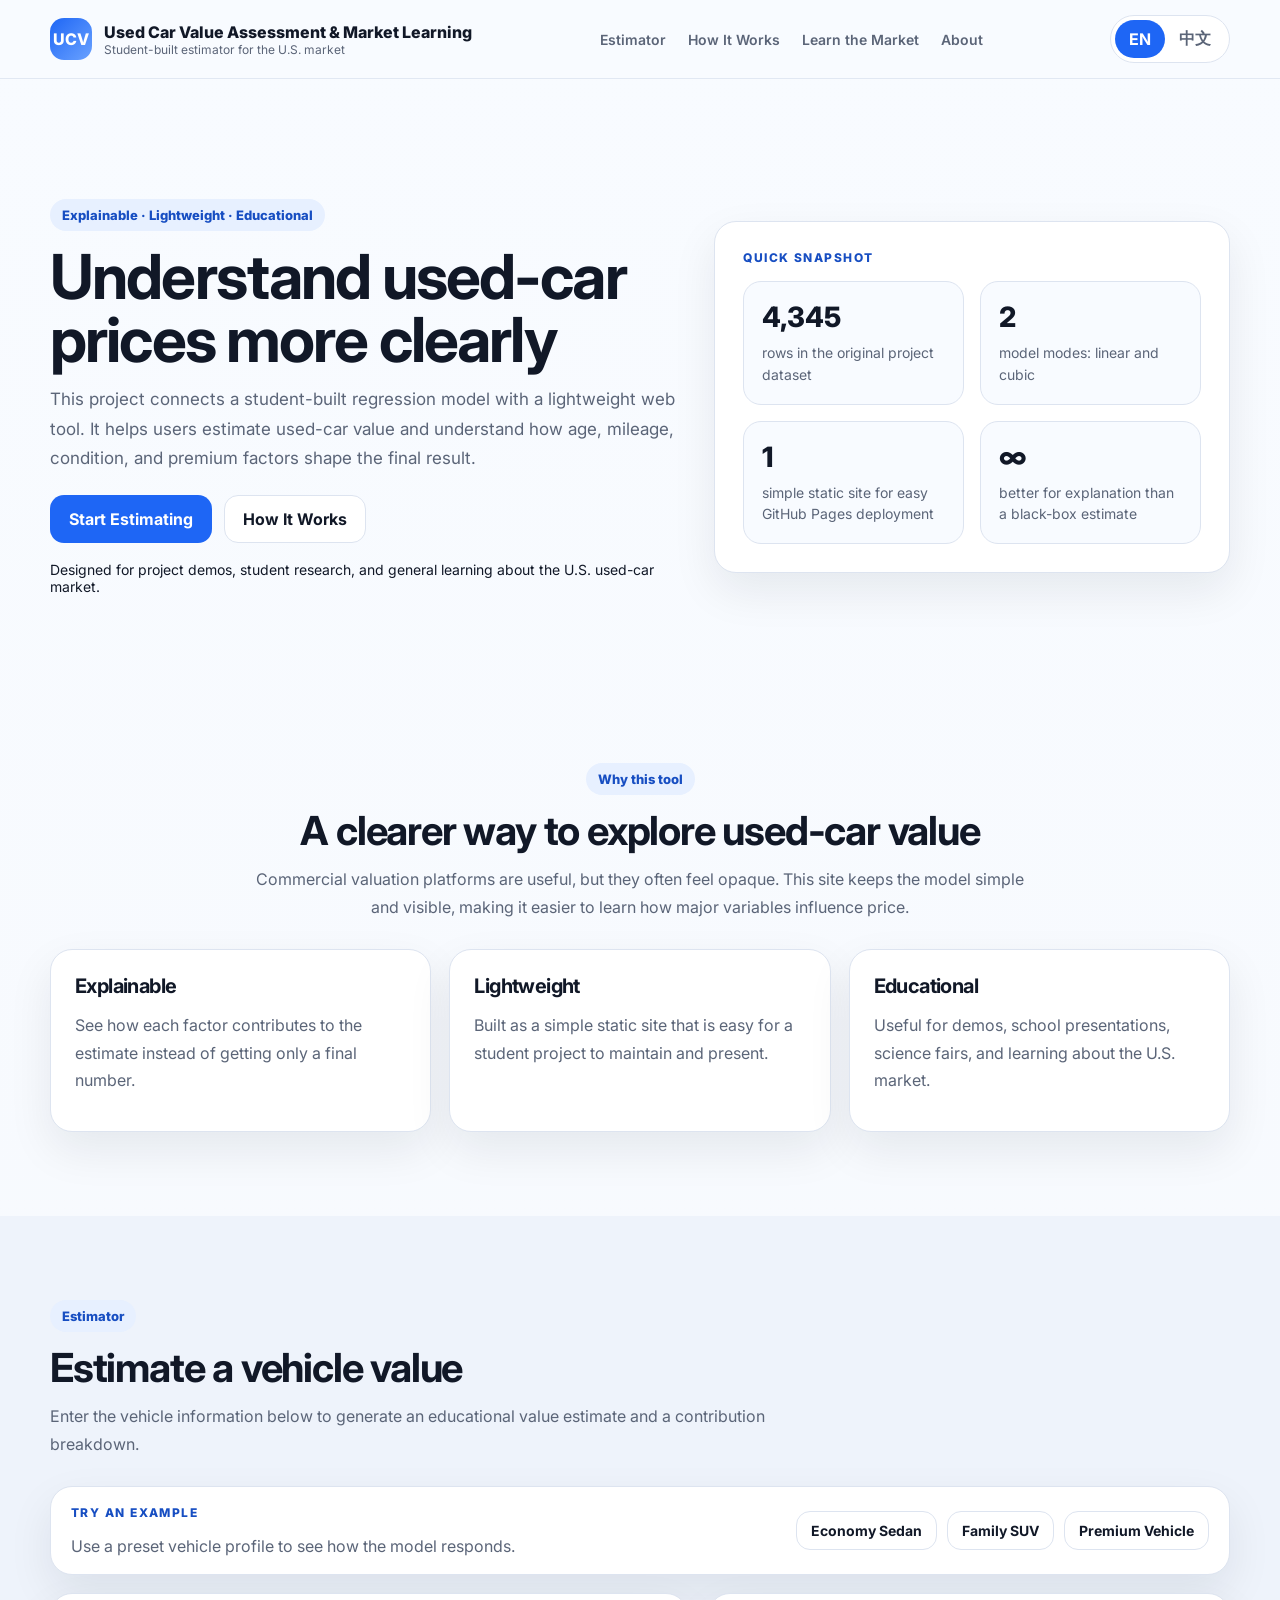
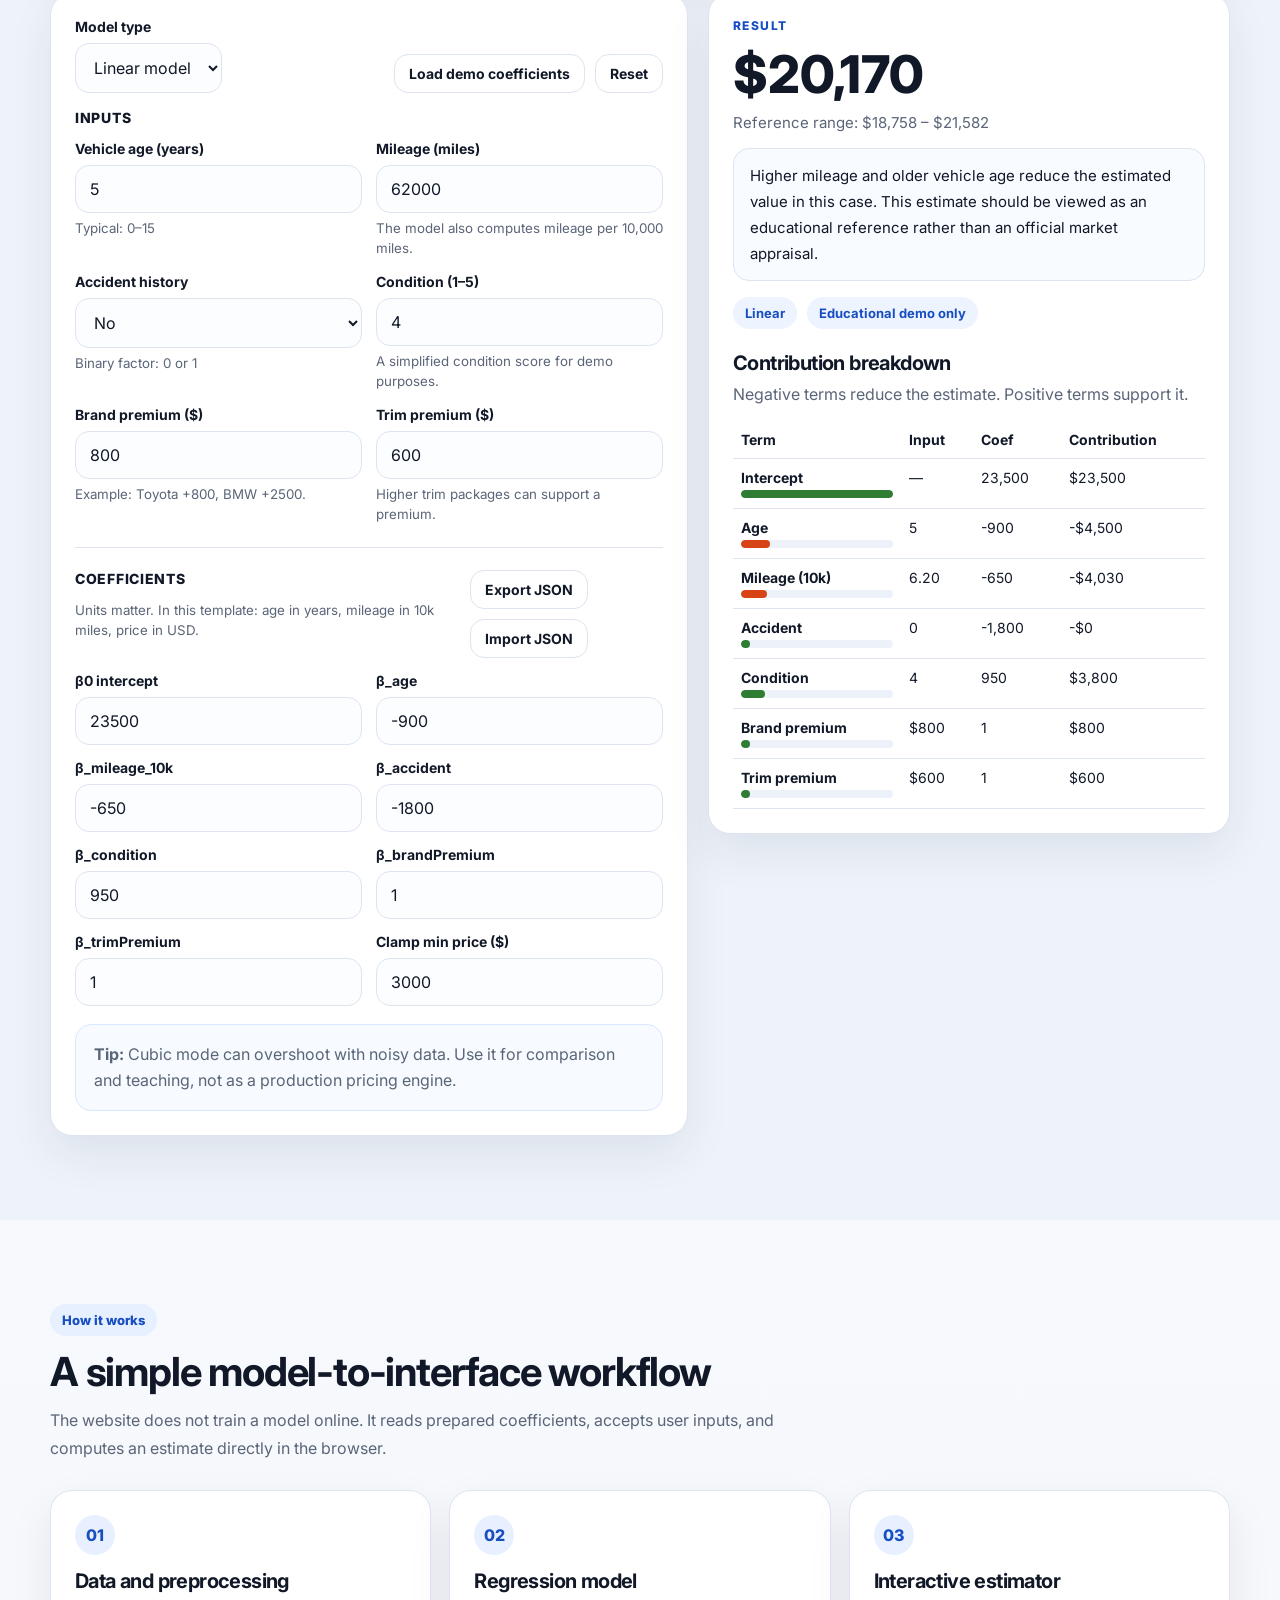
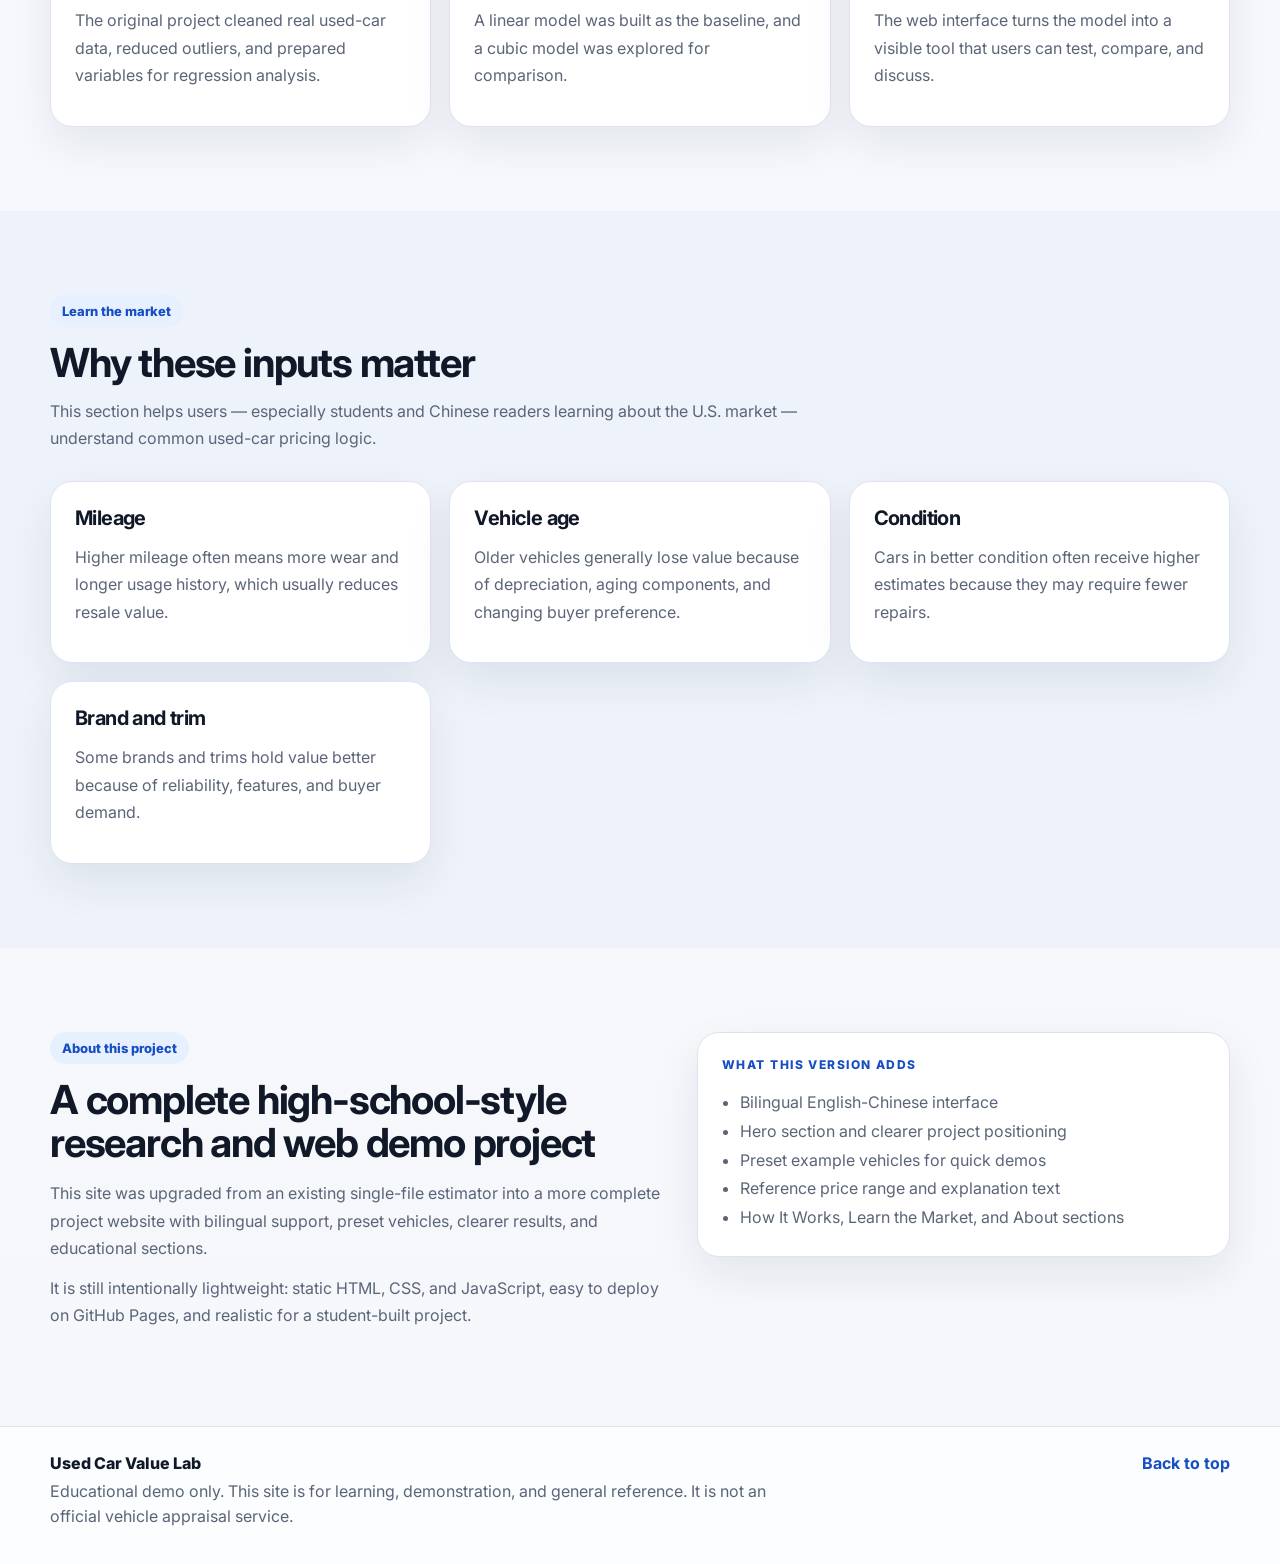
<file: index.html>
<!DOCTYPE html>
<html lang="en">
<head>
  <meta charset="UTF-8" />
  <meta name="viewport" content="width=device-width, initial-scale=1.0" />
  <title>Used Car Value Assessment &amp; Market Learning</title>
  <link rel="preconnect" href="https://fonts.googleapis.com">
  <link rel="preconnect" href="https://fonts.gstatic.com" crossorigin>
  <link href="https://fonts.googleapis.com/css2?family=Inter:wght@400;500;600;700;800&display=swap" rel="stylesheet">
  <link rel="stylesheet" href="style.css" />
</head>
<body>
  <header class="site-header">
    <div class="container nav-wrap">
      <a class="brand" href="#top">
        <span class="brand-mark">UCV</span>
        <div>
          <div class="brand-title">Used Car Value Assessment &amp; Market Learning</div>
          <div class="brand-sub" data-i18n="brandSub">Price Estimation, Pricing Logic, and Market Learning for the U.S. Used-Car Market</div>
        </div>
      </a>
      <nav class="top-nav">
        <a href="#estimator" data-i18n="navEstimator">Estimator</a>
        <a href="#how-it-works" data-i18n="navHow">How It Works</a>
        <a href="#market" data-i18n="navMarket">Learn the Market</a>
        <a href="#about" data-i18n="navAbout">About</a>
      </nav>
      <div class="lang-switch" role="group" aria-label="Language switcher">
        <button class="lang-btn active" data-lang="en">EN</button>
        <button class="lang-btn" data-lang="zh">中文</button>
      </div>
    </div>
  </header>

  <main id="top">
    <section class="hero section section-first">
      <div class="container hero-grid">
        <div>
          <span class="eyebrow" data-i18n="heroEyebrow">Explainable · Lightweight · Educational</span>
          <h1 data-i18n="heroTitle">Understand used-car prices more clearly</h1>
          <p class="hero-copy" data-i18n="heroCopy">
            This project connects a student-built regression model with a lightweight web tool. It helps users estimate used-car value and understand how age, mileage, condition, and premium factors shape the final result.
          </p>
          <div class="hero-actions">
            <a href="#estimator" class="btn btn-primary" data-i18n="heroBtnPrimary">Start Estimating</a>
            <a href="#how-it-works" class="btn btn-secondary" data-i18n="heroBtnSecondary">How It Works</a>
          </div>
          <div class="hero-note" data-i18n="heroNote">
            Designed for project demos, student research, and general learning about the U.S. used-car market.
          </div>
        </div>
        <div class="hero-card card">
          <div class="mini-label" data-i18n="heroCardLabel">Quick snapshot</div>
          <div class="stat-grid">
            <div class="stat-item">
              <div class="stat-number">4,345</div>
              <div class="stat-text" data-i18n="heroStat1">rows in the original project dataset</div>
            </div>
            <div class="stat-item">
              <div class="stat-number">2</div>
              <div class="stat-text" data-i18n="heroStat2">model modes: linear and cubic</div>
            </div>
            <div class="stat-item">
              <div class="stat-number">1</div>
              <div class="stat-text" data-i18n="heroStat3">simple static site for easy GitHub Pages deployment</div>
            </div>
            <div class="stat-item">
              <div class="stat-number">∞</div>
              <div class="stat-text" data-i18n="heroStat4">better for explanation than a black-box estimate</div>
            </div>
          </div>
        </div>
      </div>
    </section>

    <section class="section">
      <div class="container">
        <div class="section-head centered">
          <span class="eyebrow" data-i18n="whyEyebrow">Why this tool</span>
          <h2 data-i18n="whyTitle">A clearer way to explore used-car value</h2>
          <p data-i18n="whyCopy">
            Commercial valuation platforms are useful, but they often feel opaque. This site keeps the model simple and visible, making it easier to learn how major variables influence price.
          </p>
        </div>
        <div class="feature-grid">
          <article class="card feature-card">
            <h3 data-i18n="feature1Title">Explainable</h3>
            <p data-i18n="feature1Copy">See how each factor contributes to the estimate instead of getting only a final number.</p>
          </article>
          <article class="card feature-card">
            <h3 data-i18n="feature2Title">Lightweight</h3>
            <p data-i18n="feature2Copy">Built as a simple static site that is easy for a student project to maintain and present.</p>
          </article>
          <article class="card feature-card">
            <h3 data-i18n="feature3Title">Educational</h3>
            <p data-i18n="feature3Copy">Useful for demos, school presentations, science fairs, and learning about the U.S. market.</p>
          </article>
        </div>
      </div>
    </section>

    <section id="estimator" class="section section-alt">
      <div class="container">
        <div class="section-head">
          <span class="eyebrow" data-i18n="estimatorEyebrow">Estimator</span>
          <h2 data-i18n="estimatorTitle">Estimate a vehicle value</h2>
          <p data-i18n="estimatorCopy">Enter the vehicle information below to generate an educational value estimate and a contribution breakdown.</p>
        </div>

        <div class="preset-row card">
          <div>
            <div class="mini-label" data-i18n="presetLabel">Try an example</div>
            <div class="preset-copy" data-i18n="presetCopy">Use a preset vehicle profile to see how the model responds.</div>
          </div>
          <div class="preset-buttons">
            <button class="btn btn-small btn-secondary preset-btn" data-preset="economy" data-i18n="presetEconomy">Economy Sedan</button>
            <button class="btn btn-small btn-secondary preset-btn" data-preset="family" data-i18n="presetFamily">Family SUV</button>
            <button class="btn btn-small btn-secondary preset-btn" data-preset="premium" data-i18n="presetPremium">Premium Vehicle</button>
          </div>
        </div>

        <div class="estimator-grid">
          <div class="card form-card">
            <div class="form-topbar">
              <div>
                <label class="field-label" for="mode" data-i18n="modeLabel">Model type</label>
                <select id="mode">
                  <option value="linear" data-i18n="modeLinear">Linear model</option>
                  <option value="cubic" data-i18n="modeCubic">Cubic model</option>
                </select>
              </div>
              <div class="form-actions-inline">
                <button class="btn btn-small btn-secondary" id="loadDemoBtn" data-i18n="loadDemo">Load demo coefficients</button>
                <button class="btn btn-small btn-secondary" id="resetBtn" data-i18n="resetBtn">Reset</button>
              </div>
            </div>

            <div class="form-section-title" data-i18n="inputsTitle">Inputs</div>
            <div class="form-grid linear-fields">
              <label>
                <span class="field-label" data-i18n="ageLabel">Vehicle age (years)</span>
                <input type="number" id="age" min="0" step="1" value="5" />
                <small data-i18n="ageHint">Typical: 0–15</small>
              </label>
              <label>
                <span class="field-label" data-i18n="mileageLabel">Mileage (miles)</span>
                <input type="number" id="mileage" min="0" step="1000" value="62000" />
                <small data-i18n="mileageHint">The model also computes mileage per 10,000 miles.</small>
              </label>
              <label>
                <span class="field-label" data-i18n="accidentLabel">Accident history</span>
                <select id="accident">
                  <option value="0" data-i18n="accidentNo">No</option>
                  <option value="1" data-i18n="accidentYes">Yes</option>
                </select>
                <small data-i18n="accidentHint">Binary factor: 0 or 1</small>
              </label>
              <label>
                <span class="field-label" data-i18n="conditionLabel">Condition (1–5)</span>
                <input type="number" id="condition" min="1" max="5" step="1" value="4" />
                <small data-i18n="conditionHint">A simplified condition score for demo purposes.</small>
              </label>
              <label>
                <span class="field-label" data-i18n="brandLabel">Brand premium ($)</span>
                <input type="number" id="brandPremium" step="100" value="800" />
                <small data-i18n="brandHint">Example: Toyota +800, BMW +2500.</small>
              </label>
              <label>
                <span class="field-label" data-i18n="trimLabel">Trim premium ($)</span>
                <input type="number" id="trimPremium" step="100" value="600" />
                <small data-i18n="trimHint">Higher trim packages can support a premium.</small>
              </label>
            </div>

            <div class="form-grid cubic-fields hidden">
              <label>
                <span class="field-label" data-i18n="xTypeLabel">Choose x variable</span>
                <select id="xType">
                  <option value="age" data-i18n="xTypeAge">Age (years)</option>
                  <option value="mileage_10k" data-i18n="xTypeMileage">Mileage (per 10k miles)</option>
                </select>
                <small data-i18n="xTypeHint">Cubic mode uses one variable only.</small>
              </label>
              <label>
                <span class="field-label" data-i18n="xValueLabel">x value</span>
                <input type="number" id="xValue" step="0.1" value="5" />
                <small data-i18n="xValueHint">If x is mileage_10k, enter miles divided by 10,000.</small>
              </label>
            </div>

            <div class="divider"></div>
            <div class="coeff-header">
              <div>
                <div class="form-section-title" data-i18n="coefTitle">Coefficients</div>
                <small data-i18n="coefHint">Units matter. In this template: age in years, mileage in 10k miles, price in USD.</small>
              </div>
              <div class="form-actions-inline">
                <button class="btn btn-small btn-secondary" id="exportBtn" data-i18n="exportBtn">Export JSON</button>
                <label class="btn btn-small btn-secondary upload-label" for="importFile" data-i18n="importBtn">Import JSON</label>
                <input id="importFile" type="file" accept="application/json" hidden>
              </div>
            </div>

            <div class="form-grid linear-coefs">
              <label><span class="field-label">β0 intercept</span><input type="number" id="b0" step="100" value="23500"></label>
              <label><span class="field-label">β_age</span><input type="number" id="bAge" step="10" value="-900"></label>
              <label><span class="field-label">β_mileage_10k</span><input type="number" id="bMileage" step="10" value="-650"></label>
              <label><span class="field-label">β_accident</span><input type="number" id="bAccident" step="10" value="-1800"></label>
              <label><span class="field-label">β_condition</span><input type="number" id="bCondition" step="10" value="950"></label>
              <label><span class="field-label">β_brandPremium</span><input type="number" id="bBrand" step="0.1" value="1"></label>
              <label><span class="field-label">β_trimPremium</span><input type="number" id="bTrim" step="0.1" value="1"></label>
              <label><span class="field-label" data-i18n="minClampLabel">Clamp min price ($)</span><input type="number" id="minPriceLinear" step="100" value="3000"></label>
            </div>

            <div class="form-grid cubic-coefs hidden">
              <label><span class="field-label">β0 intercept</span><input type="number" id="c0" step="100" value="22000"></label>
              <label><span class="field-label">β1 (x)</span><input type="number" id="c1" step="10" value="-1200"></label>
              <label><span class="field-label">β2 (x²)</span><input type="number" id="c2" step="1" value="35"></label>
              <label><span class="field-label">β3 (x³)</span><input type="number" id="c3" step="0.1" value="-1.2"></label>
              <label><span class="field-label" data-i18n="minClampLabel">Clamp min price ($)</span><input type="number" id="minPriceCubic" step="100" value="3000"></label>
            </div>

            <div class="tip-box">
              <strong data-i18n="tipTitle">Tip:</strong>
              <span data-i18n="tipCopy">Cubic mode can overshoot with noisy data. Use it for comparison and teaching, not as a production pricing engine.</span>
            </div>
          </div>

          <aside class="card result-card">
            <div class="mini-label" data-i18n="resultLabel">Result</div>
            <div class="result-price" id="resultPrice">$18,450</div>
            <div class="result-range" id="resultRange">Reference range: $17,200 – $19,700</div>
            <p class="result-explainer" id="resultExplainer"></p>
            <div class="badge-row">
              <span class="pill" id="resultModePill">Linear</span>
              <span class="pill" data-i18n="educationalPill">Educational demo only</span>
            </div>

            <div class="contrib-head">
              <h3 data-i18n="breakdownTitle">Contribution breakdown</h3>
              <p data-i18n="breakdownCopy">Negative terms reduce the estimate. Positive terms support it.</p>
            </div>
            <div id="contribTableWrap"></div>
          </aside>
        </div>
      </div>
    </section>

    <section id="how-it-works" class="section">
      <div class="container">
        <div class="section-head">
          <span class="eyebrow" data-i18n="howEyebrow">How it works</span>
          <h2 data-i18n="howTitle">A simple model-to-interface workflow</h2>
          <p data-i18n="howCopy">The website does not train a model online. It reads prepared coefficients, accepts user inputs, and computes an estimate directly in the browser.</p>
        </div>
        <div class="timeline-grid">
          <article class="card timeline-card"><span class="step">01</span><h3 data-i18n="howStep1Title">Data and preprocessing</h3><p data-i18n="howStep1Copy">The original project cleaned real used-car data, reduced outliers, and prepared variables for regression analysis.</p></article>
          <article class="card timeline-card"><span class="step">02</span><h3 data-i18n="howStep2Title">Regression model</h3><p data-i18n="howStep2Copy">A linear model was built as the baseline, and a cubic model was explored for comparison.</p></article>
          <article class="card timeline-card"><span class="step">03</span><h3 data-i18n="howStep3Title">Interactive estimator</h3><p data-i18n="howStep3Copy">The web interface turns the model into a visible tool that users can test, compare, and discuss.</p></article>
        </div>
      </div>
    </section>

    <section id="market" class="section section-alt">
      <div class="container">
        <div class="section-head">
          <span class="eyebrow" data-i18n="marketEyebrow">Learn the market</span>
          <h2 data-i18n="marketTitle">Why these inputs matter</h2>
          <p data-i18n="marketCopy">This section helps users — especially students and Chinese readers learning about the U.S. market — understand common used-car pricing logic.</p>
        </div>
        <div class="feature-grid">
          <article class="card feature-card"><h3 data-i18n="market1Title">Mileage</h3><p data-i18n="market1Copy">Higher mileage often means more wear and longer usage history, which usually reduces resale value.</p></article>
          <article class="card feature-card"><h3 data-i18n="market2Title">Vehicle age</h3><p data-i18n="market2Copy">Older vehicles generally lose value because of depreciation, aging components, and changing buyer preference.</p></article>
          <article class="card feature-card"><h3 data-i18n="market3Title">Condition</h3><p data-i18n="market3Copy">Cars in better condition often receive higher estimates because they may require fewer repairs.</p></article>
          <article class="card feature-card"><h3 data-i18n="market4Title">Brand and trim</h3><p data-i18n="market4Copy">Some brands and trims hold value better because of reliability, features, and buyer demand.</p></article>
        </div>
      </div>
    </section>

    <section id="about" class="section">
      <div class="container about-grid">
        <div>
          <div class="section-head left-tight">
            <span class="eyebrow" data-i18n="aboutEyebrow">About this project</span>
            <h2 data-i18n="aboutTitle">A complete high-school-style research and web demo project</h2>
          </div>
          <p data-i18n="aboutCopy1">This site was upgraded from an existing single-file estimator into a more complete project website with bilingual support, preset vehicles, clearer results, and educational sections.</p>
          <p data-i18n="aboutCopy2">It is still intentionally lightweight: static HTML, CSS, and JavaScript, easy to deploy on GitHub Pages, and realistic for a student-built project.</p>
        </div>
        <div class="card checklist-card">
          <div class="mini-label" data-i18n="aboutListLabel">What this version adds</div>
          <ul>
            <li data-i18n="aboutList1">Bilingual English-Chinese interface</li>
            <li data-i18n="aboutList2">Hero section and clearer project positioning</li>
            <li data-i18n="aboutList3">Preset example vehicles for quick demos</li>
            <li data-i18n="aboutList4">Reference price range and explanation text</li>
            <li data-i18n="aboutList5">How It Works, Learn the Market, and About sections</li>
          </ul>
        </div>
      </div>
    </section>
  </main>

  <footer class="site-footer">
    <div class="container footer-wrap">
      <div>
        <div class="footer-title">Used Car Value Lab</div>
        <div class="footer-copy" data-i18n="footerCopy">Educational demo only. This site is for learning, demonstration, and general reference. It is not an official vehicle appraisal service.</div>
      </div>
      <a href="#top" class="footer-link" data-i18n="backTop">Back to top</a>
    </div>
  </footer>

  <script src="script.js"></script>
</body>
</html>
</file>
<file: style.css>
:root {
  --bg: #f5f7fb;
  --bg-alt: #eef3fb;
  --text: #111827;
  --muted: #5b6578;
  --border: #dde4f0;
  --card: #ffffff;
  --primary: #1e66f5;
  --primary-dark: #174ec2;
  --shadow: 0 18px 45px rgba(17, 24, 39, 0.08);
  --radius: 22px;
  --radius-sm: 14px;
}
* { box-sizing: border-box; }
html { scroll-behavior: smooth; }
body {
  margin: 0;
  font-family: 'Inter', system-ui, -apple-system, BlinkMacSystemFont, 'Segoe UI', sans-serif;
  color: var(--text);
  background: linear-gradient(180deg, #f8fbff 0%, #f5f7fb 100%);
}
a { color: inherit; text-decoration: none; }
button, input, select {
  font: inherit;
}
.container {
  width: min(1180px, calc(100% - 32px));
  margin: 0 auto;
}
.section { padding: 84px 0; }
.section-first { padding-top: 120px; }
.section-alt { background: var(--bg-alt); }
.site-header {
  position: sticky;
  top: 0;
  z-index: 20;
  backdrop-filter: blur(14px);
  background: rgba(248, 251, 255, 0.86);
  border-bottom: 1px solid rgba(221, 228, 240, 0.8);
}
.nav-wrap {
  min-height: 78px;
  display: flex;
  align-items: center;
  justify-content: space-between;
  gap: 18px;
}
.brand {
  display: flex;
  align-items: center;
  gap: 12px;
  min-width: 0;
}
.brand-mark {
  width: 42px;
  height: 42px;
  border-radius: 14px;
  display: grid;
  place-items: center;
  background: linear-gradient(135deg, var(--primary), #6aa2ff);
  color: white;
  font-weight: 800;
}
.brand-title { font-size: 16px; font-weight: 800; }
.brand-sub { font-size: 12px; color: var(--muted); }
.top-nav { display: flex; gap: 22px; flex-wrap: wrap; }
.top-nav a { color: var(--muted); font-size: 14px; font-weight: 600; }
.top-nav a:hover { color: var(--text); }
.lang-switch {
  display: inline-flex;
  padding: 4px;
  border: 1px solid var(--border);
  border-radius: 999px;
  background: white;
}
.lang-btn {
  border: 0;
  background: transparent;
  color: var(--muted);
  padding: 8px 14px;
  border-radius: 999px;
  cursor: pointer;
  font-weight: 700;
}
.lang-btn.active { background: var(--primary); color: white; }
.hero-grid {
  display: grid;
  grid-template-columns: 1.1fr 0.9fr;
  gap: 34px;
  align-items: center;
}
.eyebrow {
  display: inline-block;
  margin-bottom: 14px;
  padding: 8px 12px;
  border-radius: 999px;
  background: #e7f0ff;
  color: var(--primary-dark);
  font-size: 13px;
  font-weight: 800;
}
h1, h2, h3 {
  margin: 0 0 14px 0;
  letter-spacing: -0.03em;
}
h1 { font-size: clamp(38px, 6vw, 62px); line-height: 1.02; }
h2 { font-size: clamp(28px, 4vw, 40px); line-height: 1.08; }
h3 { font-size: 20px; }
p { margin: 0 0 12px 0; color: var(--muted); line-height: 1.72; }
.hero-copy { font-size: 17px; max-width: 760px; }
.hero-actions { display: flex; gap: 12px; flex-wrap: wrap; margin-top: 22px; }
.hero-note { margin-top: 18px; font-size: 14px; }
.card {
  background: var(--card);
  border: 1px solid var(--border);
  border-radius: var(--radius);
  box-shadow: var(--shadow);
}
.hero-card { padding: 28px; }
.mini-label {
  font-size: 12px;
  text-transform: uppercase;
  letter-spacing: 0.12em;
  color: var(--primary-dark);
  font-weight: 800;
  margin-bottom: 16px;
}
.stat-grid {
  display: grid;
  grid-template-columns: repeat(2, minmax(0, 1fr));
  gap: 16px;
}
.stat-item {
  background: #f8fbff;
  border: 1px solid var(--border);
  border-radius: 18px;
  padding: 18px;
}
.stat-number { font-size: 28px; font-weight: 800; margin-bottom: 8px; }
.stat-text { font-size: 14px; color: var(--muted); line-height: 1.55; }
.section-head { max-width: 780px; margin-bottom: 28px; }
.section-head.centered { text-align: center; margin-left: auto; margin-right: auto; }
.left-tight { margin-bottom: 16px; }
.feature-grid {
  display: grid;
  grid-template-columns: repeat(3, minmax(0, 1fr));
  gap: 18px;
}
.feature-card, .timeline-card, .checklist-card { padding: 24px; }
.preset-row {
  padding: 18px 20px;
  display: flex;
  justify-content: space-between;
  align-items: center;
  gap: 18px;
  margin-bottom: 18px;
}
.preset-copy { color: var(--muted); }
.preset-buttons, .form-actions-inline, .badge-row { display: flex; gap: 10px; flex-wrap: wrap; }
.btn {
  display: inline-flex;
  align-items: center;
  justify-content: center;
  gap: 8px;
  padding: 13px 18px;
  border-radius: 14px;
  border: 1px solid transparent;
  cursor: pointer;
  font-weight: 700;
  transition: transform 0.15s ease, background 0.15s ease;
}
.btn:hover { transform: translateY(-1px); }
.btn-small { padding: 10px 14px; font-size: 14px; }
.btn-primary { background: var(--primary); color: #fff; }
.btn-primary:hover { background: var(--primary-dark); }
.btn-secondary { background: #fff; color: var(--text); border-color: var(--border); }
.estimator-grid {
  display: grid;
  grid-template-columns: 1.1fr 0.9fr;
  gap: 20px;
  align-items: start;
}
.form-card, .result-card { padding: 24px; }
.form-topbar {
  display: flex;
  justify-content: space-between;
  align-items: end;
  gap: 14px;
  margin-bottom: 16px;
}
.form-section-title {
  font-size: 14px;
  font-weight: 800;
  letter-spacing: 0.05em;
  text-transform: uppercase;
  margin-bottom: 14px;
  color: var(--text);
}
.form-grid {
  display: grid;
  grid-template-columns: repeat(2, minmax(0, 1fr));
  gap: 14px;
}
label { display: block; }
.field-label {
  display: block;
  margin-bottom: 8px;
  font-size: 14px;
  font-weight: 700;
}
input, select {
  width: 100%;
  padding: 13px 14px;
  border-radius: 14px;
  border: 1px solid var(--border);
  background: #fcfdff;
  color: var(--text);
}
small {
  display: block;
  color: var(--muted);
  margin-top: 6px;
  line-height: 1.5;
}
.divider {
  height: 1px;
  background: var(--border);
  margin: 22px 0;
}
.coeff-header {
  display: flex;
  justify-content: space-between;
  gap: 12px;
  align-items: start;
  margin-bottom: 14px;
}
.upload-label { cursor: pointer; }
.tip-box {
  margin-top: 18px;
  border: 1px solid #d9e7ff;
  background: #f7fbff;
  color: var(--muted);
  border-radius: 16px;
  padding: 16px 18px;
  line-height: 1.65;
}
.hidden { display: none !important; }
.result-price {
  font-size: clamp(34px, 5vw, 52px);
  font-weight: 800;
  line-height: 1;
  margin: 10px 0 12px;
}
.result-range {
  color: var(--muted);
  font-size: 15px;
  margin-bottom: 16px;
}
.result-explainer {
  font-size: 15px;
  color: var(--text);
  background: #f8fbff;
  border: 1px solid var(--border);
  border-radius: 16px;
  padding: 14px 16px;
  margin-bottom: 16px;
}
.pill {
  display: inline-flex;
  align-items: center;
  padding: 8px 12px;
  background: #eef4ff;
  color: var(--primary-dark);
  border-radius: 999px;
  font-size: 13px;
  font-weight: 700;
}
.contrib-head { margin-top: 22px; }
.contrib-head h3 { margin-bottom: 6px; }
.contrib-table {
  width: 100%;
  border-collapse: collapse;
  margin-top: 12px;
  font-size: 14px;
}
.contrib-table th, .contrib-table td {
  padding: 10px 8px;
  border-bottom: 1px solid var(--border);
  text-align: left;
  vertical-align: top;
}
.contrib-bar-track {
  margin-top: 4px;
  width: 100%;
  height: 8px;
  background: #edf2fa;
  border-radius: 999px;
  overflow: hidden;
}
.contrib-bar-fill {
  height: 100%;
  border-radius: 999px;
}
.contrib-pos { background: #2e7d32; }
.contrib-neg { background: #d84315; }
.timeline-grid {
  display: grid;
  grid-template-columns: repeat(3, minmax(0, 1fr));
  gap: 18px;
}
.timeline-card .step {
  display: inline-grid;
  place-items: center;
  width: 40px;
  height: 40px;
  border-radius: 999px;
  background: #e8f0ff;
  color: var(--primary-dark);
  font-weight: 800;
  margin-bottom: 14px;
}
.about-grid {
  display: grid;
  grid-template-columns: 1fr 0.85fr;
  gap: 20px;
  align-items: start;
}
.checklist-card ul {
  margin: 0;
  padding-left: 18px;
  color: var(--muted);
  line-height: 1.8;
}
.site-footer {
  padding: 26px 0 34px;
  border-top: 1px solid var(--border);
  background: #fbfdff;
}
.footer-wrap {
  display: flex;
  justify-content: space-between;
  gap: 20px;
  align-items: start;
}
.footer-title { font-size: 16px; font-weight: 800; margin-bottom: 6px; }
.footer-copy { color: var(--muted); max-width: 760px; line-height: 1.6; }
.footer-link { color: var(--primary-dark); font-weight: 700; }
@media (max-width: 1024px) {
  .hero-grid, .estimator-grid, .about-grid { grid-template-columns: 1fr; }
  .feature-grid, .timeline-grid { grid-template-columns: 1fr 1fr; }
}
@media (max-width: 760px) {
  .top-nav { display: none; }
  .nav-wrap { flex-wrap: wrap; justify-content: center; padding: 10px 0; }
  .section { padding: 64px 0; }
  .section-first { padding-top: 96px; }
  .feature-grid, .timeline-grid, .stat-grid, .form-grid { grid-template-columns: 1fr; }
  .preset-row, .form-topbar, .coeff-header, .footer-wrap { flex-direction: column; align-items: stretch; }
}
</file>
